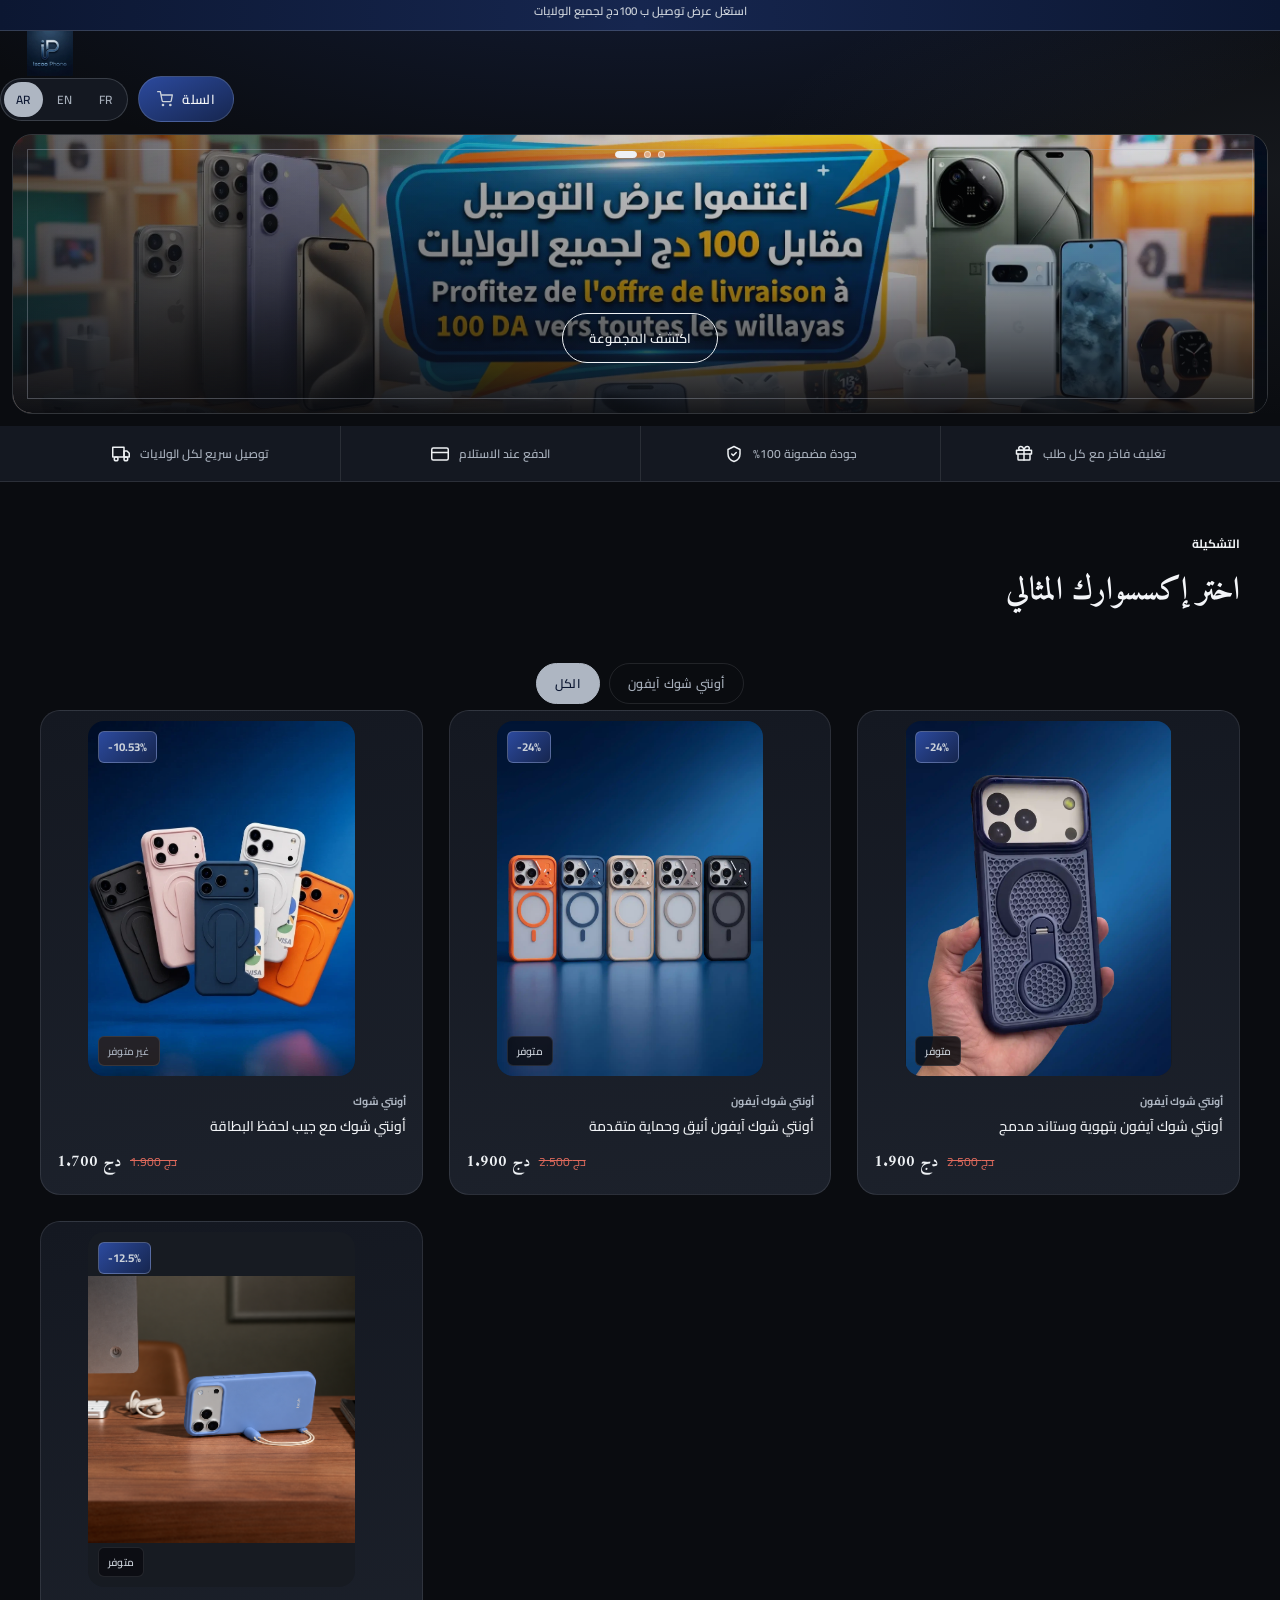
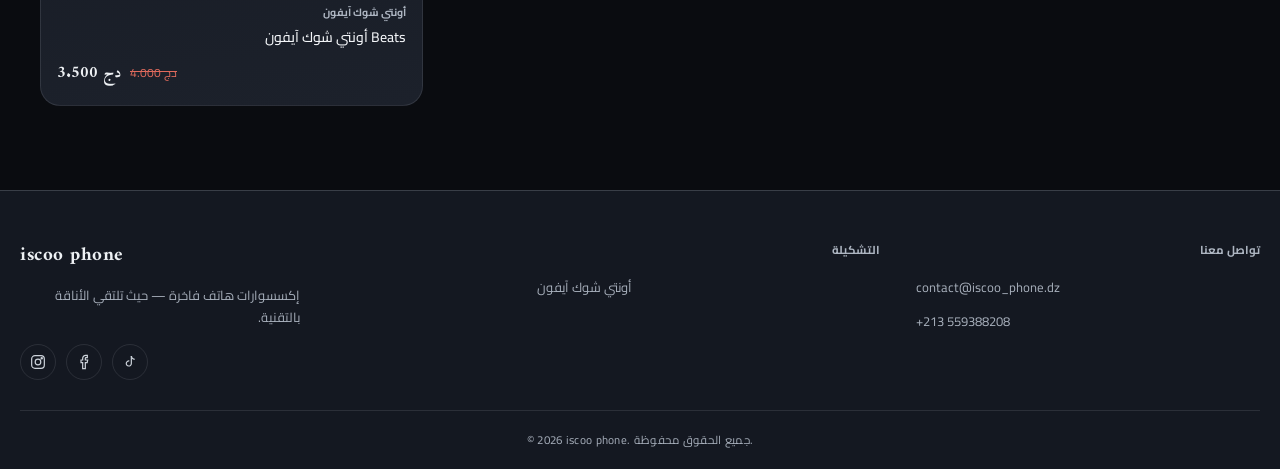
<file: index.html>
<!DOCTYPE html>
<html lang="ar" dir="ltr">
<head>
<meta charset="UTF-8">
<meta name="viewport" content="width=device-width, initial-scale=1, viewport-fit=cover">

<title>iscoo phone — إكسسوارات هاتف فاخرة</title>

<!-- Favicon / Logo -->
<link rel="icon" type="image/png" href="logo.jfif">

<link rel="preconnect" href="https://fonts.googleapis.com">
<link rel="preconnect" href="https://fonts.gstatic.com" crossorigin>

<link href="https://fonts.googleapis.com/css2?family=Playfair+Display:wght@500;600;700&family=Jost:wght@400;500;600;700&family=Amiri:wght@400;700&family=Cairo:wght@400;500;600;700;800&display=swap" rel="stylesheet">

<link rel="stylesheet" href="style.css">
  <!-- Meta Pixel Code -->
<script>
!function(f,b,e,v,n,t,s)
{if(f.fbq)return;n=f.fbq=function(){n.callMethod?
n.callMethod.apply(n,arguments):n.queue.push(arguments)};
if(!f._fbq)f._fbq=n;n.push=n;n.loaded=!0;n.version='2.0';
n.queue=[];t=b.createElement(e);t.async=!0;
t.src=v;s=b.getElementsByTagName(e)[0];
s.parentNode.insertBefore(t,s)}(window, document,'script',
'https://connect.facebook.net/en_US/fbevents.js');
fbq('init', '2036870347032390');
fbq('track', 'PageView');
</script>
<noscript><img height="1" width="1" style="display:none"
src="https://www.facebook.com/tr?id=2036870347032390&ev=PageView&noscript=1"
/></noscript>
<!-- End Meta Pixel Code -->
</head>

<body class="lang-ar" dir="ltr">

<!-- Slim announcement strip -->
<div class="announce-bar">
  <p class="text-block" data-i18n="announce">استغل عرض توصيل ب 100دج لجميع الولايات</p>
</div>

<div class="brand">
  <img src="logo.jfif" alt="iscoo phone" class="brand-logo">
</div>
    <div class="header-actions">
      <div class="lang-switch" role="group" aria-label="Language">
        <button class="lang-btn" data-lang="ar">AR</button>
        <button class="lang-btn" data-lang="en">EN</button>
        <button class="lang-btn" data-lang="fr">FR</button>
      </div>
      <button class="cart-btn" id="openCartBtn">
        <svg viewBox="0 0 24 24" fill="none" stroke="currentColor" stroke-width="2" stroke-linecap="round" stroke-linejoin="round"><circle cx="9" cy="21" r="1"></circle><circle cx="20" cy="21" r="1"></circle><path d="M1 1h4l2.68 13.39a2 2 0 0 0 2 1.61h9.72a2 2 0 0 0 2-1.61L23 6H6"></path></svg>
        <span class="cart-label" data-i18n="cart">السلة</span>
        <span class="cart-badge" id="cartBadge" hidden>0</span>
      </button>
    </div>
  </div>
</header>

<!-- Wide rotating banner: sits between the header (cart + language) and
     the trust bar / products grid. Images come from HERO_IMAGES in
     data.js — add/remove filenames there, nothing here needs editing.
     Auto-advances every 3s; visitors can also swipe/drag it manually. -->
<section class="hero-banner">
  <div class="hero-carousel" id="heroCarousel">
    <div class="hero-track" id="heroTrack"></div>
  </div>
  <div class="hero-banner-overlay">
    <a href="#products" class="hero-cta text-block" data-i18n="heroCta">اكتشف المجموعة</a>
  </div>
  <div class="hero-dots" id="heroDots"></div>
</section>

<!-- Trust bar: four quiet credibility signals -->
<section class="trust-bar">
  <div class="container trust-grid">
    <div class="trust-item">
      <svg viewBox="0 0 24 24" fill="none" stroke="currentColor" stroke-width="2" stroke-linecap="round" stroke-linejoin="round"><rect x="1" y="3" width="15" height="13"></rect><polygon points="16 8 20 8 23 11 23 16 16 16 16 8"></polygon><circle cx="5.5" cy="18.5" r="2.5"></circle><circle cx="18.5" cy="18.5" r="2.5"></circle></svg>
      <span class="text-block" data-i18n="trustDelivery">توصيل سريع لكل الولايات</span>
    </div>
    <div class="trust-item">
      <svg viewBox="0 0 24 24" fill="none" stroke="currentColor" stroke-width="2" stroke-linecap="round" stroke-linejoin="round"><rect x="1" y="4" width="22" height="16" rx="2"></rect><line x1="1" y1="10" x2="23" y2="10"></line></svg>
      <span class="text-block" data-i18n="trustCod">الدفع عند الاستلام</span>
    </div>
    <div class="trust-item">
      <svg viewBox="0 0 24 24" fill="none" stroke="currentColor" stroke-width="2" stroke-linecap="round" stroke-linejoin="round"><path d="M12 2l8 4v6c0 5-3.5 8.5-8 10-4.5-1.5-8-5-8-10V6l8-4z"></path><path d="M9 12l2 2 4-4"></path></svg>
      <span class="text-block" data-i18n="trustAuthentic">جودة مضمونة 100%</span>
    </div>
    <div class="trust-item">
      <svg viewBox="0 0 24 24" fill="none" stroke="currentColor" stroke-width="2" stroke-linecap="round" stroke-linejoin="round"><path d="M20 12v7a1 1 0 0 1-1 1H5a1 1 0 0 1-1-1v-7"></path><rect x="2" y="7" width="20" height="5"></rect><line x1="12" y1="7" x2="12" y2="20"></line><path d="M12 7H7.5a2.5 2.5 0 0 1 0-5C11 2 12 7 12 7z"></path><path d="M12 7h4.5a2.5 2.5 0 0 0 0-5C13 2 12 7 12 7z"></path></svg>
      <span class="text-block" data-i18n="trustPackaging">تغليف فاخر مع كل طلب</span>
    </div>
  </div>
</section>

<main id="products" class="products-section">
  <div class="container">
    <div class="section-head">
      <p class="section-eyebrow text-block" data-i18n="collectionEyebrow">التشكيلة</p>
      <h2 class="section-title text-block" data-i18n="collectionTitle">اختر إكسسوارك المثالي</h2>
    </div>
    <div class="category-tabs" id="categoryTabs"></div>
    <div class="products-grid" id="productsGrid"></div>
  </div>
</main>

<footer class="site-footer">
  <div class="container footer-grid">
    <div class="footer-brand">
      <span class="footer-brand-name" data-i18n="brandName">iscoo phone</span>
      <p class="footer-tagline text-block" id="footerTagline"></p>
      <div class="social-row" id="socialRow"></div>
    </div>
    <div class="footer-col">
      <p class="footer-col-title text-block" data-i18n="footerLinksTitle">التشكيلة</p>
      <div class="footer-link-list" id="footerCategoryList"></div>
    </div>
    <div class="footer-col">
      <p class="footer-col-title text-block" data-i18n="footerContactTitle">تواصل معنا</p>
      <div class="footer-contact-list">
        <a id="footerEmail" href="#"></a>
        <a id="footerPhone" href="#"></a>
      </div>
    </div>
  </div>
  <div class="footer-bottom container">
    <span class="text-block" id="footerRights"></span>
  </div>
</footer>

<!-- Toast: quiet "added to cart" confirmation — the cart drawer stays closed -->
<div class="toast" id="toast">
  <span class="toast-dot"></span>
  <span class="toast-msg text-block"></span>
</div>

<!-- ================= PRODUCT DETAIL MODAL ================= -->
<div class="overlay" id="pdOverlay">
  <div class="pd-modal" role="dialog" aria-modal="true">
    <button class="pd-close" id="pdCloseBtn" aria-label="Close">&times;</button>
    <div class="pd-grid">
      <!-- Image viewer: swipeable/draggable photo track + a vertical rail
           of circles down the side (colors get their real color; general
           "gallery" shots get a neutral circle). Clicking a circle jumps
           straight to that photo and selects its color, if any. -->
      <div class="pd-media" id="pdMediaWrap">
        <div class="pd-track" id="pdTrack"></div>
        <div class="pd-swatch-rail" id="pdSwatchRail"></div>
      </div>
      <div class="pd-info">
        <p class="pd-category text-block" id="pdCategory"></p>
        <h2 class="pd-name text-block" id="pdName"></h2>
        <div class="pd-prices">
          <span class="pd-price-final price-num" id="pdPriceFinal"></span>
          <span class="pd-price-original price-num" id="pdPriceOriginal"></span>
          <span class="pd-discount-pill" id="pdDiscountPill"></span>
        </div>
        <p class="pd-desc text-block" id="pdDesc"></p>
        <div class="pd-stock-line" id="pdStockLine"></div>

        <div class="option-group" id="pdColorGroup">
          <div class="option-label text-block" data-i18n="color">اللون</div>
          <div class="pd-color-name text-block" id="pdColorName"></div>
        </div>

        <div class="option-group" id="pdSizeGroup">
          <div class="option-label text-block" data-i18n="size">التوافق</div>
          <div class="size-options" id="pdSizes"></div>
        </div>

        <div class="option-group">
          <div class="option-label text-block" data-i18n="quantity">الكمية</div>
          <div class="qty-row">
            <div class="qty-control">
              <button id="pdQtyMinus" type="button">&minus;</button>
              <span class="qty-val" id="pdQtyVal">1</span>
              <button id="pdQtyPlus" type="button">+</button>
            </div>
          </div>
        </div>

        <div class="field-error text-block" id="pdError"></div>
        <button class="btn-primary text-block" id="pdAddBtn" data-i18n="addToCart">أضف إلى السلة</button>
      </div>
    </div>
  </div>
</div>

<!-- ================= CART / CHECKOUT DRAWER ================= -->
<div class="overlay cart-overlay" id="cartOverlay">
  <div class="cart-drawer" role="dialog" aria-modal="true">
    <div class="cart-head">
      <h2 id="cartHeadTitle" data-i18n="yourCart">سلتك</h2>
      <button class="cart-close" id="cartCloseBtn" aria-label="Close">&times;</button>
    </div>

    <!-- STEP 0: cart list -->
    <div id="cartStepList" style="display:flex;flex-direction:column;flex:1;overflow:hidden;">
      <div class="cart-body" id="cartItemsWrap">
        <div class="cart-empty text-block" data-i18n="emptyCart">سلتك فارغة</div>
      </div>
      <div class="cart-summary" id="cartSummary" style="display:none;">
        <div class="summary-row"><span class="text-block" data-i18n="subtotal">مجموع المنتجات</span><span class="price-num" id="sumSubtotal"></span></div>
        <div class="summary-row"><span class="text-block" data-i18n="delivery">التوصيل</span><span class="price-num" id="sumDelivery">—</span></div>
        <div class="summary-row total"><span class="text-block" data-i18n="total">المجموع النهائي</span><span class="price-num" id="sumTotal"></span></div>
      </div>
      <div class="cart-actions">
        <button class="btn-primary text-block" id="checkoutBtn" data-i18n="checkout">إتمام الطلب</button>
      </div>
    </div>

    <!-- STEP 1: customer form -->
    <div class="checkout-step" id="checkoutStepForm" style="flex:1;overflow-y:auto;">
      <div class="field">
        <label class="text-block" data-i18n="fullName">الاسم الكامل</label>
        <input type="text" id="inputName" class="text-block">
        <div class="field-error text-block" id="errName"></div>
      </div>
      <div class="field">
        <label class="text-block" data-i18n="phone">رقم الهاتف</label>
        <input type="tel" id="inputPhone" placeholder="05XXXXXXXX">
        <div class="field-error text-block" id="errPhone"></div>
      </div>
      <div class="field">
        <label class="text-block" data-i18n="wilaya">الولاية</label>
        <select id="inputWilaya" class="text-block"></select>
        <div class="field-error text-block" id="errWilaya"></div>
      </div>
      <div class="cart-actions" style="padding:8px 0 0;">
        <button class="btn-primary text-block" id="toReviewBtn" data-i18n="reviewOrder">مراجعة الطلب</button>
        <button class="btn-secondary text-block" id="backToCartBtn" data-i18n="backToCart">العودة إلى السلة</button>
      </div>
    </div>

    <!-- STEP 2: review + confirm -->
    <div class="order-review" id="orderReview" style="flex:1;overflow-y:auto;">
      <div id="reviewItemsWrap"></div>
      <div class="cart-summary" style="border:none;padding:0;">
        <div class="summary-row"><span class="text-block" data-i18n="subtotal">مجموع المنتجات</span><span class="price-num" id="revSubtotal"></span></div>
        <div class="summary-row"><span class="text-block" data-i18n="delivery">التوصيل</span><span class="price-num" id="revDelivery"></span></div>
        <div class="summary-row total"><span class="text-block" data-i18n="total">المجموع النهائي</span><span class="price-num" id="revTotal"></span></div>
      </div>
      <div class="send-error text-block" id="sendError"></div>
      <div class="cart-actions" style="padding:8px 0 0;">
        <button class="btn-primary text-block" id="confirmOrderBtn" data-i18n="confirmOrder">تأكيد الطلب</button>
        <button class="btn-secondary text-block" id="backToFormBtn" data-i18n="editInfo">تعديل المعلومات</button>
      </div>
    </div>

    <!-- STEP 3: success -->
    <div class="success-panel" id="successPanel" style="flex:1;">
      <div class="success-icon">&#10003;</div>
      <div class="text-block" data-i18n="orderReceived">تم استلام طلبك بنجاح</div>
      <div class="success-order-id" id="successOrderId"></div>
      <p class="text-block" style="color:var(--ink-dim);font-size:13.5px;margin:0;" data-i18n="willCallYou">سنتصل بك قريبًا لتأكيد الطلب.</p>
      <button class="btn-primary text-block" id="backToProductsBtn" data-i18n="backToProducts" style="margin-top:10px;">العودة إلى المنتجات</button>
    </div>
  </div>
</div>

<script src="data.js"></script>
<script src="app.js"></script>
</body>
</html>
</file>
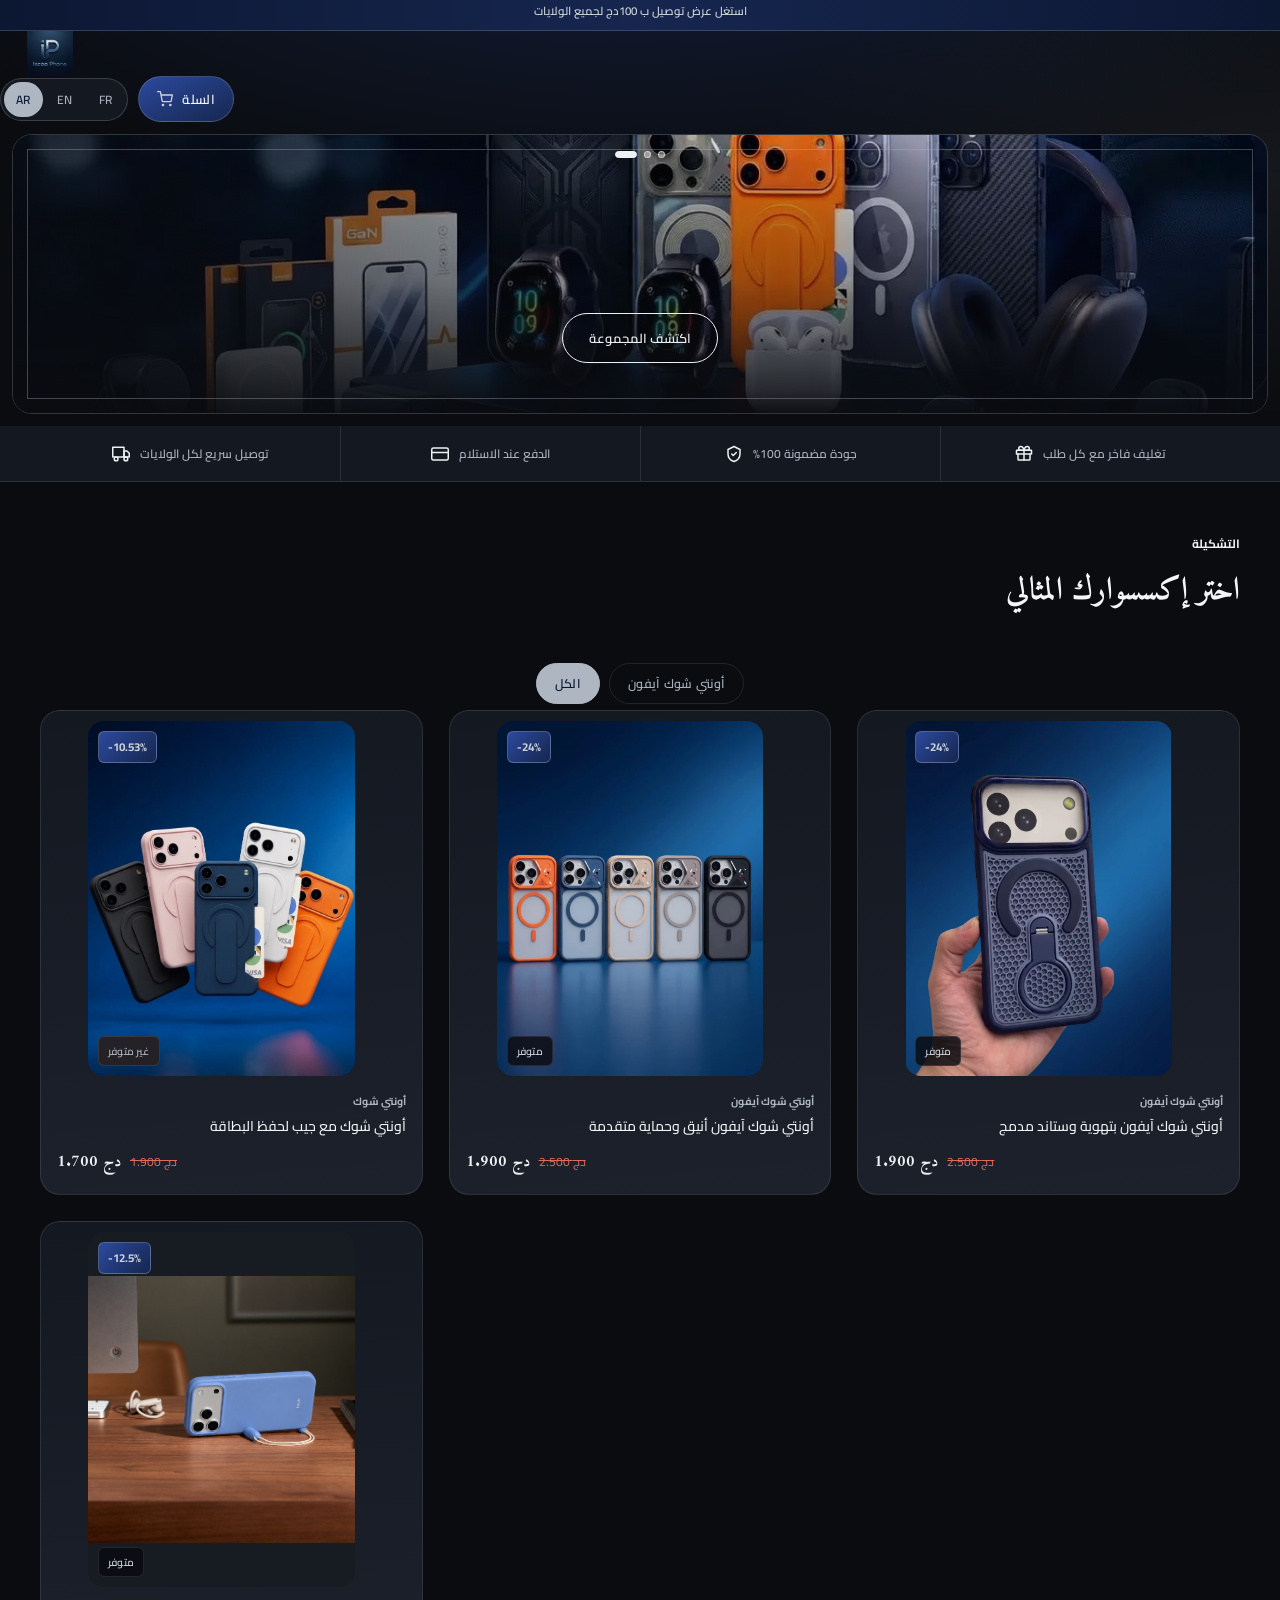
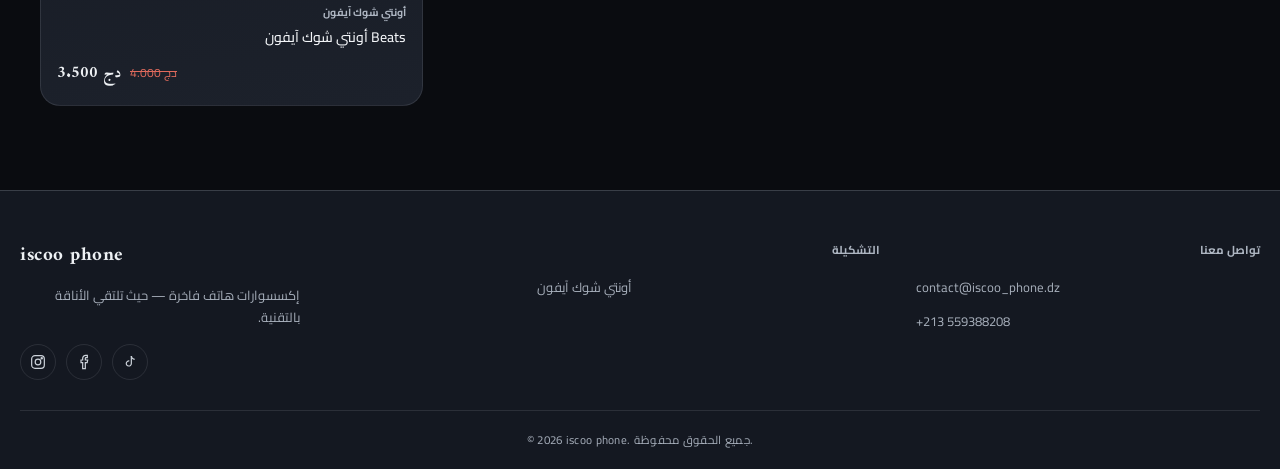
<file: Untitled-1.html>
<!DOCTYPE html>
<html lang="ar" dir="ltr">
<head>
<meta charset="UTF-8">
<meta name="viewport" content="width=device-width, initial-scale=1, viewport-fit=cover">

<title>iscoo phone — إكسسوارات هاتف فاخرة</title>

<!-- Favicon / Logo -->
<link rel="icon" type="image/png" href="logo.jfif">

<link rel="preconnect" href="https://fonts.googleapis.com">
<link rel="preconnect" href="https://fonts.gstatic.com" crossorigin>

<link href="https://fonts.googleapis.com/css2?family=Playfair+Display:wght@500;600;700&family=Jost:wght@400;500;600;700&family=Amiri:wght@400;700&family=Cairo:wght@400;500;600;700;800&display=swap" rel="stylesheet">

<link rel="stylesheet" href="style.css">
</head>

<body class="lang-ar" dir="ltr">

<!-- Slim announcement strip -->
<div class="announce-bar">
  <p class="text-block" data-i18n="announce">استغل عرض توصيل ب 100دج لجميع الولايات</p>
</div>

<div class="brand">
  <img src="logo.jfif" alt="iscoo phone" class="brand-logo">
</div>
    <div class="header-actions">
      <div class="lang-switch" role="group" aria-label="Language">
        <button class="lang-btn" data-lang="ar">AR</button>
        <button class="lang-btn" data-lang="en">EN</button>
        <button class="lang-btn" data-lang="fr">FR</button>
      </div>
      <button class="cart-btn" id="openCartBtn">
        <svg viewBox="0 0 24 24" fill="none" stroke="currentColor" stroke-width="2" stroke-linecap="round" stroke-linejoin="round"><circle cx="9" cy="21" r="1"></circle><circle cx="20" cy="21" r="1"></circle><path d="M1 1h4l2.68 13.39a2 2 0 0 0 2 1.61h9.72a2 2 0 0 0 2-1.61L23 6H6"></path></svg>
        <span class="cart-label" data-i18n="cart">السلة</span>
        <span class="cart-badge" id="cartBadge" hidden>0</span>
      </button>
    </div>
  </div>
</header>

<!-- Wide rotating banner: sits between the header (cart + language) and
     the trust bar / products grid. Images come from HERO_IMAGES in
     data.js — add/remove filenames there, nothing here needs editing.
     Auto-advances every 3s; visitors can also swipe/drag it manually. -->
<section class="hero-banner">
  <div class="hero-carousel" id="heroCarousel">
    <div class="hero-track" id="heroTrack"></div>
  </div>
  <div class="hero-banner-overlay">
    <a href="#products" class="hero-cta text-block" data-i18n="heroCta">اكتشف المجموعة</a>
  </div>
  <div class="hero-dots" id="heroDots"></div>
</section>

<!-- Trust bar: four quiet credibility signals -->
<section class="trust-bar">
  <div class="container trust-grid">
    <div class="trust-item">
      <svg viewBox="0 0 24 24" fill="none" stroke="currentColor" stroke-width="2" stroke-linecap="round" stroke-linejoin="round"><rect x="1" y="3" width="15" height="13"></rect><polygon points="16 8 20 8 23 11 23 16 16 16 16 8"></polygon><circle cx="5.5" cy="18.5" r="2.5"></circle><circle cx="18.5" cy="18.5" r="2.5"></circle></svg>
      <span class="text-block" data-i18n="trustDelivery">توصيل سريع لكل الولايات</span>
    </div>
    <div class="trust-item">
      <svg viewBox="0 0 24 24" fill="none" stroke="currentColor" stroke-width="2" stroke-linecap="round" stroke-linejoin="round"><rect x="1" y="4" width="22" height="16" rx="2"></rect><line x1="1" y1="10" x2="23" y2="10"></line></svg>
      <span class="text-block" data-i18n="trustCod">الدفع عند الاستلام</span>
    </div>
    <div class="trust-item">
      <svg viewBox="0 0 24 24" fill="none" stroke="currentColor" stroke-width="2" stroke-linecap="round" stroke-linejoin="round"><path d="M12 2l8 4v6c0 5-3.5 8.5-8 10-4.5-1.5-8-5-8-10V6l8-4z"></path><path d="M9 12l2 2 4-4"></path></svg>
      <span class="text-block" data-i18n="trustAuthentic">جودة مضمونة 100%</span>
    </div>
    <div class="trust-item">
      <svg viewBox="0 0 24 24" fill="none" stroke="currentColor" stroke-width="2" stroke-linecap="round" stroke-linejoin="round"><path d="M20 12v7a1 1 0 0 1-1 1H5a1 1 0 0 1-1-1v-7"></path><rect x="2" y="7" width="20" height="5"></rect><line x1="12" y1="7" x2="12" y2="20"></line><path d="M12 7H7.5a2.5 2.5 0 0 1 0-5C11 2 12 7 12 7z"></path><path d="M12 7h4.5a2.5 2.5 0 0 0 0-5C13 2 12 7 12 7z"></path></svg>
      <span class="text-block" data-i18n="trustPackaging">تغليف فاخر مع كل طلب</span>
    </div>
  </div>
</section>

<main id="products" class="products-section">
  <div class="container">
    <div class="section-head">
      <p class="section-eyebrow text-block" data-i18n="collectionEyebrow">التشكيلة</p>
      <h2 class="section-title text-block" data-i18n="collectionTitle">اختر إكسسوارك المثالي</h2>
    </div>
    <div class="category-tabs" id="categoryTabs"></div>
    <div class="products-grid" id="productsGrid"></div>
  </div>
</main>

<footer class="site-footer">
  <div class="container footer-grid">
    <div class="footer-brand">
      <span class="footer-brand-name" data-i18n="brandName">iscoo phone</span>
      <p class="footer-tagline text-block" id="footerTagline"></p>
      <div class="social-row" id="socialRow"></div>
    </div>
    <div class="footer-col">
      <p class="footer-col-title text-block" data-i18n="footerLinksTitle">التشكيلة</p>
      <div class="footer-link-list" id="footerCategoryList"></div>
    </div>
    <div class="footer-col">
      <p class="footer-col-title text-block" data-i18n="footerContactTitle">تواصل معنا</p>
      <div class="footer-contact-list">
        <a id="footerEmail" href="#"></a>
        <a id="footerPhone" href="#"></a>
      </div>
    </div>
  </div>
  <div class="footer-bottom container">
    <span class="text-block" id="footerRights"></span>
  </div>
</footer>

<!-- Toast: quiet "added to cart" confirmation — the cart drawer stays closed -->
<div class="toast" id="toast">
  <span class="toast-dot"></span>
  <span class="toast-msg text-block"></span>
</div>

<!-- ================= PRODUCT DETAIL MODAL ================= -->
<div class="overlay" id="pdOverlay">
  <div class="pd-modal" role="dialog" aria-modal="true">
    <button class="pd-close" id="pdCloseBtn" aria-label="Close">&times;</button>
    <div class="pd-grid">
      <!-- Image viewer: swipeable/draggable photo track + a vertical rail
           of circles down the side (colors get their real color; general
           "gallery" shots get a neutral circle). Clicking a circle jumps
           straight to that photo and selects its color, if any. -->
      <div class="pd-media" id="pdMediaWrap">
        <div class="pd-track" id="pdTrack"></div>
        <div class="pd-swatch-rail" id="pdSwatchRail"></div>
      </div>
      <div class="pd-info">
        <p class="pd-category text-block" id="pdCategory"></p>
        <h2 class="pd-name text-block" id="pdName"></h2>
        <div class="pd-prices">
          <span class="pd-price-final price-num" id="pdPriceFinal"></span>
          <span class="pd-price-original price-num" id="pdPriceOriginal"></span>
          <span class="pd-discount-pill" id="pdDiscountPill"></span>
        </div>
        <p class="pd-desc text-block" id="pdDesc"></p>
        <div class="pd-stock-line" id="pdStockLine"></div>

        <div class="option-group" id="pdColorGroup">
          <div class="option-label text-block" data-i18n="color">اللون</div>
          <div class="pd-color-name text-block" id="pdColorName"></div>
        </div>

        <div class="option-group" id="pdSizeGroup">
          <div class="option-label text-block" data-i18n="size">التوافق</div>
          <div class="size-options" id="pdSizes"></div>
        </div>

        <div class="option-group">
          <div class="option-label text-block" data-i18n="quantity">الكمية</div>
          <div class="qty-row">
            <div class="qty-control">
              <button id="pdQtyMinus" type="button">&minus;</button>
              <span class="qty-val" id="pdQtyVal">1</span>
              <button id="pdQtyPlus" type="button">+</button>
            </div>
          </div>
        </div>

        <div class="field-error text-block" id="pdError"></div>
        <button class="btn-primary text-block" id="pdAddBtn" data-i18n="addToCart">أضف إلى السلة</button>
      </div>
    </div>
  </div>
</div>

<!-- ================= CART / CHECKOUT DRAWER ================= -->
<div class="overlay cart-overlay" id="cartOverlay">
  <div class="cart-drawer" role="dialog" aria-modal="true">
    <div class="cart-head">
      <h2 id="cartHeadTitle" data-i18n="yourCart">سلتك</h2>
      <button class="cart-close" id="cartCloseBtn" aria-label="Close">&times;</button>
    </div>

    <!-- STEP 0: cart list -->
    <div id="cartStepList" style="display:flex;flex-direction:column;flex:1;overflow:hidden;">
      <div class="cart-body" id="cartItemsWrap">
        <div class="cart-empty text-block" data-i18n="emptyCart">سلتك فارغة</div>
      </div>
      <div class="cart-summary" id="cartSummary" style="display:none;">
        <div class="summary-row"><span class="text-block" data-i18n="subtotal">مجموع المنتجات</span><span class="price-num" id="sumSubtotal"></span></div>
        <div class="summary-row"><span class="text-block" data-i18n="delivery">التوصيل</span><span class="price-num" id="sumDelivery">—</span></div>
        <div class="summary-row total"><span class="text-block" data-i18n="total">المجموع النهائي</span><span class="price-num" id="sumTotal"></span></div>
      </div>
      <div class="cart-actions">
        <button class="btn-primary text-block" id="checkoutBtn" data-i18n="checkout">إتمام الطلب</button>
      </div>
    </div>

    <!-- STEP 1: customer form -->
    <div class="checkout-step" id="checkoutStepForm" style="flex:1;overflow-y:auto;">
      <div class="field">
        <label class="text-block" data-i18n="fullName">الاسم الكامل</label>
        <input type="text" id="inputName" class="text-block">
        <div class="field-error text-block" id="errName"></div>
      </div>
      <div class="field">
        <label class="text-block" data-i18n="phone">رقم الهاتف</label>
        <input type="tel" id="inputPhone" placeholder="05XXXXXXXX">
        <div class="field-error text-block" id="errPhone"></div>
      </div>
      <div class="field">
        <label class="text-block" data-i18n="wilaya">الولاية</label>
        <select id="inputWilaya" class="text-block"></select>
        <div class="field-error text-block" id="errWilaya"></div>
      </div>
      <div class="cart-actions" style="padding:8px 0 0;">
        <button class="btn-primary text-block" id="toReviewBtn" data-i18n="reviewOrder">مراجعة الطلب</button>
        <button class="btn-secondary text-block" id="backToCartBtn" data-i18n="backToCart">العودة إلى السلة</button>
      </div>
    </div>

    <!-- STEP 2: review + confirm -->
    <div class="order-review" id="orderReview" style="flex:1;overflow-y:auto;">
      <div id="reviewItemsWrap"></div>
      <div class="cart-summary" style="border:none;padding:0;">
        <div class="summary-row"><span class="text-block" data-i18n="subtotal">مجموع المنتجات</span><span class="price-num" id="revSubtotal"></span></div>
        <div class="summary-row"><span class="text-block" data-i18n="delivery">التوصيل</span><span class="price-num" id="revDelivery"></span></div>
        <div class="summary-row total"><span class="text-block" data-i18n="total">المجموع النهائي</span><span class="price-num" id="revTotal"></span></div>
      </div>
      <div class="send-error text-block" id="sendError"></div>
      <div class="cart-actions" style="padding:8px 0 0;">
        <button class="btn-primary text-block" id="confirmOrderBtn" data-i18n="confirmOrder">تأكيد الطلب</button>
        <button class="btn-secondary text-block" id="backToFormBtn" data-i18n="editInfo">تعديل المعلومات</button>
      </div>
    </div>

    <!-- STEP 3: success -->
    <div class="success-panel" id="successPanel" style="flex:1;">
      <div class="success-icon">&#10003;</div>
      <div class="text-block" data-i18n="orderReceived">تم استلام طلبك بنجاح</div>
      <div class="success-order-id" id="successOrderId"></div>
      <p class="text-block" style="color:var(--ink-dim);font-size:13.5px;margin:0;" data-i18n="willCallYou">سنتصل بك قريبًا لتأكيد الطلب.</p>
      <button class="btn-primary text-block" id="backToProductsBtn" data-i18n="backToProducts" style="margin-top:10px;">العودة إلى المنتجات</button>
    </div>
  </div>
</div>

<script src="data.js"></script>
<script src="app.js"></script>
</body>
</html>
</file>
<file: style.css>
/* =========================================================================
   style.css
   ---------------------------------------------------------------------
   Palette: deep sapphire navy as primary, platinum/silver as the metallic
   accent, near-black backdrop for a premium tech-accessories feel.

     0. Tokens              8. Toast
     1. Base / RTL rule     9. Modals (shared)
     2. Announcement bar   10. Product detail modal
     3. Header             11. Cart drawer
     4. Hero banner        12. Checkout steps
     5. Trust bar          13. Footer
     6. Section head + tabs
     7. Product grid / cards
   ========================================================================= */


/* =========================================================================
   0. DESIGN TOKENS
   ========================================================================= */
:root{
  --bg:#0a0c10;
  --bg-elev:#141821;
  --bg-elev-2:#1c212b;
  --ink:#f3f5f8;
  --ink-dim:#a7afbb;
  --navy:#16264f;
  --navy-bright:#2c4a9e;
  --navy-deep:#0c1732;
  --metal:#aeb6c2;
  --metal-bright:#eef1f4;
  --metal-soft:#ccd2da;
  --muted:#7d8896;
  --muted-soft:#c7cdd5;
  --line:rgba(174,182,194,.24);
  --line-soft:rgba(243,245,248,.1);
  --ok:#5fae7c;
  --err:#e06a5c;
  --radius-s:6px;
  --radius-m:12px;
  --radius-l:20px;
  --shadow-1:0 2px 10px rgba(0,0,0,.4);
  --shadow-2:0 26px 64px rgba(0,0,0,.6);
  --shadow-metal:0 8px 28px rgba(174,182,194,.16);
  --font-latin-head:'Playfair Display',serif;
  --font-latin-body:'Jost',sans-serif;
  --font-ar-head:'Amiri',serif;
  --font-ar-body:'Cairo',sans-serif;
  --maxw:1240px;
  --ease:cubic-bezier(.22,.8,.32,1);
}

*{box-sizing:border-box;}
/* Zero out browser default spacing on text elements so every gap on the
   page comes from an explicit rule below — never from a UA stylesheet.
   This keeps spacing identical across languages/devices. */
h1,h2,h3,p{margin:0;}
html,body{
  height:100%;margin:0;
  background:var(--bg);
  color:var(--ink);
  padding-top:env(safe-area-inset-top,0px);
  padding-bottom:env(safe-area-inset-bottom,0px);
}
body{
  font-family:var(--font-latin-body);
  -webkit-font-smoothing:antialiased;
  overflow-x:hidden;
  background:
    radial-gradient(1300px 520px at 50% -12%, rgba(44,74,158,.30), transparent 60%),
    radial-gradient(900px 400px at 100% 20%, rgba(174,182,194,.07), transparent 60%),
    var(--bg);
}
img{max-width:100%;display:block;}
button{font-family:inherit;cursor:pointer;}
input,select{font-family:inherit;}
a{color:inherit;text-decoration:none;}

/* ---------------------------------------------------------
   1. RTL RULE — Arabic mode changes the WRITING only.
   Structural layout (grids, flex order, button positions) never flips.
   --------------------------------------------------------- */
   .brand-logo {
  width: 100px;
  height: 45px;
  object-fit: contain;
}
body.lang-ar{font-family:var(--font-ar-body);}
body.lang-ar h1,body.lang-ar h2,body.lang-ar h3{font-family:var(--font-ar-head);}
body.lang-ar .text-block,
body.lang-ar .rtl-text{
  direction:rtl;
  text-align:right;
}
body.lang-ar .price-num{ direction:ltr; unicode-bidi:isolate; }

.container{max-width:var(--maxw);margin:0 auto;padding:0 20px;}
.visually-hidden{position:absolute;width:1px;height:1px;overflow:hidden;clip:rect(0,0,0,0);}

/* =========================================================================
   2. ANNOUNCEMENT BAR
   ========================================================================= */
.announce-bar{
  background:linear-gradient(90deg,var(--navy-deep),var(--navy) 50%,var(--navy-deep));
  border-bottom:1px solid var(--line);
  padding:8px 0;
  overflow:hidden;
  padding-top:env(safe-area-inset-top,0px);
}
.announce-bar p{
  margin:0;text-align:center;font-size:11.5px;font-weight:600;
  letter-spacing:1.6px;text-transform:uppercase;color:var(--metal-soft);
  padding:0 16px;
}
/* Always centered, in every language — higher specificity than the
   general RTL rule below so Arabic never falls back to right-aligned. */
body.lang-ar .announce-bar p{letter-spacing:0;text-transform:none;text-align:center;}
@media (max-width:480px){
  .announce-bar p{font-size:10px;letter-spacing:1px;}
}

/* =========================================================================
   3. HEADER
   ========================================================================= */
header.site-header{
  position:sticky;top:0;z-index:40;
  background:rgba(10,12,16,.88);
  backdrop-filter:blur(14px);
  border-bottom:1px solid var(--line);
}
.header-inner{display:flex;align-items:center;justify-content:space-between;height:72px;}
.brand{display:flex;align-items:center;gap:12px;font-family:var(--font-latin-head);font-weight:700;font-size:21px;letter-spacing:.6px;color:var(--metal-bright);}
.brand-mark{
  width:38px;height:38px;border-radius:50%;
  background:radial-gradient(circle at 35% 30%, var(--metal-bright), var(--metal) 55%, #8a6a12 100%);
  display:flex;align-items:center;justify-content:center;
  color:var(--navy-deep);font-size:17px;font-weight:800;flex:0 0 auto;
  font-family:var(--font-latin-head);
  box-shadow:0 0 0 1px rgba(174,182,194,.4), var(--shadow-metal);
}
.header-actions{display:flex;align-items:center;gap:10px;}

.lang-switch{display:flex;background:var(--bg-elev);border:1px solid var(--line);border-radius:999px;padding:3px;gap:2px;}
.lang-btn{border:none;background:transparent;padding:6px 12px;border-radius:999px;font-size:12px;font-weight:600;letter-spacing:.4px;color:var(--ink-dim);transition:background .18s var(--ease),color .18s var(--ease);}
.lang-btn.active{background:var(--metal);color:var(--navy-deep);}
.lang-btn:not(.active):hover{color:var(--metal-soft);}

.cart-btn{
  position:relative;display:flex;align-items:center;gap:9px;
  background:linear-gradient(155deg,var(--navy-bright),var(--navy));
  color:var(--ink);border:1px solid var(--line);border-radius:999px;
  padding:10px 18px;font-weight:600;font-size:13px;letter-spacing:.3px;
  transition:box-shadow .2s var(--ease),transform .2s var(--ease);
}
.cart-btn:hover{box-shadow:var(--shadow-metal);transform:translateY(-1px);}
.cart-btn svg{width:16px;height:16px;flex:0 0 auto;stroke:var(--metal-soft);}
.cart-badge{
  position:absolute;top:-6px;inset-inline-end:-6px;
  background:var(--metal);color:var(--navy-deep);border-radius:999px;
  min-width:19px;height:19px;font-size:11px;font-weight:800;
  display:flex;align-items:center;justify-content:center;padding:0 4px;
  border:2px solid var(--bg);
}
.cart-badge[hidden]{display:none;}

/* Small phones: keep the header on one line by dropping the "Cart" word
   and tightening spacing — the icon + count badge stay fully usable. */
@media (max-width:400px){
  .header-inner{gap:6px;}
  .brand{font-size:16px;gap:7px;}
  .brand-mark{width:32px;height:32px;font-size:15px;}
  .lang-btn{padding:5px 9px;font-size:11px;}
  .cart-btn{padding:8px 12px;gap:6px;}
  .cart-label{display:none;}
}

/* =========================================================================
   4. HERO BANNER — rotating image carousel between header and trust bar
   ========================================================================= */
.hero-banner{
  position:relative;
  width:calc(100% - 24px);
  height:clamp(280px,20vw,560px);
  margin:12px auto;
  overflow:hidden;
  border:1px solid var(--line);
  border-radius:20px;
}

/* The sliding photo strip. Autoplay/drag logic lives in app.js (section 4);
   this is purely the visual track. */
.hero-carousel{
  position:absolute;inset:0;
  overflow:hidden;
  cursor:grab;
  touch-action:pan-y;   /* keep vertical page scroll working on touch */
}
.hero-carousel:active{ cursor:grabbing; }
.hero-track{
  display:flex;width:100%;height:100%;
  transition:transform .5s var(--ease);
  will-change:transform;
}
.hero-track img{
  flex:0 0 100%;width:100%;height:100%;object-fit:cover;
  filter:saturate(1.08) contrast(1.05);
  transform:scale(1.02);
  user-select:none;-webkit-user-drag:none;
  pointer-events:none;   /* dragging is handled by .hero-carousel itself */
}

.hero-banner::before{
  content:"";position:absolute;inset:14px;z-index:3;pointer-events:none;
  border:1px solid rgba(174,182,194,.35);
  display:none;
}
@media (min-width:640px){ .hero-banner::before{ display:block; } }
.hero-banner::after{
  content:"";position:absolute;inset:0;pointer-events:none;
  background:
    linear-gradient(0deg, rgba(10,12,16,.95) 0%, rgba(10,12,16,.4) 48%, rgba(10,12,16,.12) 100%),
    linear-gradient(90deg, rgba(10,12,16,.6) 0%, transparent 58%);
}
.hero-banner-overlay{
  position:absolute;inset:0;z-index:2;
  display:flex;flex-direction:column;justify-content:flex-end;
  padding:28px 26px clamp(28px,4.4vw,50px);
  /* Click-through by default so drag gestures reach the carousel behind
     the (mostly empty) overlay box; only the CTA re-enables clicks. */
  pointer-events:none;
}

/* Dot indicators — top-center, so they never sit over the bottom-anchored
   text/CTA in either language (Arabic right-aligns the text, English/French
   left-align it, but neither ever reaches the top of the banner). */
.hero-dots{
  position:absolute;z-index:5;
  top:16px;left:50%;transform:translateX(-50%);
  display:flex;gap:7px;
}
.hero-dot{
  width:7px;height:7px;border-radius:50%;padding:0;cursor:pointer;
  background:rgba(255,255,255,.4);border:1px solid rgba(255,255,255,.55);
  transition:background .2s var(--ease),width .2s var(--ease),border-color .2s var(--ease);
}
.hero-dot.active{background:var(--metal-bright);border-color:var(--metal-bright);width:22px;border-radius:4px;}
.hero-eyebrow{
  color:var(--metal-bright);font-size:12px;font-weight:700;
  letter-spacing:3px;text-transform:uppercase;margin:0 0 10px;
}
body.lang-ar .hero-eyebrow{letter-spacing:0;text-transform:none;}
.hero-banner-title{
  font-family:var(--font-latin-head);font-weight:700;
  font-size:clamp(28px,4.8vw,52px);line-height:1.1;
  margin:0 0 12px;color:var(--ink);max-width:680px;
}
body.lang-ar .hero-banner-title{font-family:var(--font-ar-head);}
.hero-banner-sub{
  margin:0 0 20px;color:var(--ink-dim);font-size:15px;max-width:480px;line-height:1.7;
}
.hero-cta{
  display:inline-flex;align-items:center;gap:10px;width:fit-content;
  /* Centered horizontally on purpose, in every language — independent
     of the RTL/LTR text alignment used by the surrounding copy. */
  align-self:center;
  pointer-events:auto;  /* re-enable clicks: the overlay itself is click-through */
  background:transparent;border:1.5px solid var(--metal-bright);color:var(--metal-bright);
  padding:12px 26px;border-radius:999px;font-size:13px;font-weight:600;
  letter-spacing:1px;text-transform:uppercase;
  transition:background .2s var(--ease),color .2s var(--ease),box-shadow .2s var(--ease);
}
body.lang-ar .hero-cta{letter-spacing:0;text-transform:none;}
.hero-cta:hover{background:var(--metal-bright);color:var(--navy-deep);box-shadow:var(--shadow-metal);}

/* =========================================================================
   5. TRUST BAR — four quiet credibility signals under the hero
   ========================================================================= */
.trust-bar{border-bottom:1px solid var(--line-soft);background:var(--bg-elev);}
.trust-grid{
  display:grid;grid-template-columns:repeat(4,1fr);gap:0;
}
.trust-item{
  display:flex;align-items:center;gap:10px;justify-content:center;
  padding:16px 10px;font-size:12px;font-weight:600;color:var(--ink-dim);
  border-inline-start:1px solid var(--line-soft);text-align:center;
}
.trust-item:first-child{border-inline-start:none;}
.trust-item svg{width:18px;height:18px;flex:0 0 auto;stroke:var(--metal-bright);}
@media (max-width:760px){
  .trust-grid{grid-template-columns:repeat(2,1fr);}
  .trust-item{border-inline-start:1px solid var(--line-soft);border-top:1px solid var(--line-soft);padding:13px 8px;font-size:11px;}
  .trust-item:nth-child(1),.trust-item:nth-child(2){border-top:none;}
  .trust-item:nth-child(odd){border-inline-start:none;}
}

/* =========================================================================
   6. SECTION HEAD + CATEGORY TABS
   ========================================================================= */
.section-head{text-align:center;padding:44px 0 22px;}
.section-eyebrow{color:var(--metal-bright);font-size:12px;font-weight:700;letter-spacing:3px;text-transform:uppercase;margin:0 0 8px;}
body.lang-ar .section-eyebrow{letter-spacing:0;text-transform:none;}
.section-title{font-family:var(--font-latin-head);font-weight:700;font-size:clamp(22px,3vw,32px);margin:0;color:var(--ink);}
body.lang-ar .section-title{font-family:var(--font-ar-head);}

.category-tabs{
  display:flex;flex-wrap:wrap;justify-content:center;gap:9px;
  padding:22px 0 6px;
}
.tab-btn{
  border:1px solid var(--line-soft);background:transparent;color:var(--ink-dim);
  padding:8px 18px;border-radius:999px;font-size:12.5px;font-weight:600;letter-spacing:.3px;
  transition:all .18s var(--ease);
}
.tab-btn:hover{border-color:var(--line);color:var(--metal-soft);}
.tab-btn.active{background:var(--metal);border-color:var(--metal);color:var(--navy-deep);}

/* =========================================================================
   7. PRODUCT GRID / CARDS
   ========================================================================= */
.products-section{padding:6px 0 64px;}
.products-grid{display:grid;grid-template-columns:repeat(3,1fr);gap:26px;}
@media (max-width:760px){
  .products-grid{grid-template-columns:repeat(2,1fr);gap:13px;}
}

@keyframes card-rise{
  from{opacity:0;transform:translateY(14px);}
  to{opacity:1;transform:translateY(0);}
}
.card{
  background:linear-gradient(175deg,var(--bg-elev),var(--bg-elev-2));
  border:1px solid var(--line-soft);
  border-radius:var(--radius-l);
  overflow:hidden;
  display:flex;flex-direction:column;
  cursor:pointer;
  animation:card-rise .5s var(--ease) both;
  transition:box-shadow .22s var(--ease),transform .22s var(--ease),border-color .22s var(--ease);
}
.card:hover{box-shadow:var(--shadow-2),var(--shadow-metal);transform:translateY(-4px);border-color:var(--line);}
.card:focus-visible{outline:2px solid var(--metal);outline-offset:2px;}

.card-media{
  position:relative;
  width:70%;
  aspect-ratio:3/4;
  margin:10px auto 0;
  background:#171b22;
  overflow:hidden;
  border-radius:16px;
}

@media (min-width:768px){
  .card-media{
    transform:translateX(-10px);
  }
}

.card-media img{
  width:100%;
  height:100%;
  object-fit:contain;
  object-position:center center;
  padding:0;
  transition:transform .5s var(--ease),opacity .18s ease;
}

.card:hover .card-media img{
  transform:scale(1.06);
}

.card-media img.fading{
  opacity:0;
}
.badge-discount{
  position:absolute;top:10px;inset-inline-start:10px;
  background:linear-gradient(135deg,var(--navy-bright),var(--navy));
  color:var(--metal-soft);font-size:11.5px;font-weight:700;
  padding:4px 9px;border-radius:6px;border:1px solid rgba(174,182,194,.35);
}
.badge-stock{
  position:absolute;bottom:10px;inset-inline-start:10px;
  background:rgba(10,12,16,.82);color:var(--muted-soft);font-size:10.5px;font-weight:600;
  padding:4px 9px;border-radius:6px;border:1px solid var(--line-soft);letter-spacing:.2px;
}
.badge-stock.low{background:rgba(22,38,79,.85);color:var(--metal-soft);border-color:var(--line);}
.badge-stock.out{background:rgba(40,32,30,.9);color:var(--ink-dim);}

.card-body{padding:15px 16px 18px;display:flex;flex-direction:column;gap:6px;flex:1;}
.card-category{font-size:10.5px;font-weight:700;letter-spacing:1.4px;text-transform:uppercase;color:var(--metal);margin:0;}
body.lang-ar .card-category{letter-spacing:0;text-transform:none;}
.card-name{font-size:14px;font-weight:500;line-height:1.4;margin:0;color:var(--ink);}
.card-prices{display:flex;align-items:baseline;gap:9px;margin-top:auto;flex-wrap:wrap;padding-top:4px;}
.price-final{font-family:var(--font-latin-head);font-weight:700;font-size:16.5px;color:var(--metal-bright);}
body.lang-ar .price-final{font-family:var(--font-ar-head);}
.price-original{font-size:12px;color:var(--err);text-decoration:line-through;}
.price-original.hide,.badge-discount.hide{display:none;}

.empty-state{grid-column:1/-1;text-align:center;padding:60px 10px;color:var(--ink-dim);font-size:14px;}

/* =========================================================================
   8. TOAST — quiet "added to cart" confirmation (cart stays closed)
   ========================================================================= */
.toast{
  position:fixed;left:50%;bottom:24px;transform:translate(-50%,16px);
  background:var(--bg-elev-2);color:var(--ink);
  border:1px solid var(--line);border-radius:999px;
  padding:12px 22px;font-size:13.5px;font-weight:600;
  box-shadow:var(--shadow-2);z-index:200;
  display:flex;align-items:center;gap:10px;
  opacity:0;pointer-events:none;transition:opacity .25s var(--ease),transform .25s var(--ease);
}
.toast.show{opacity:1;transform:translate(-50%,0);}
.toast-dot{width:8px;height:8px;border-radius:50%;background:var(--metal);flex:0 0 auto;}

/* =========================================================================
   9. MODAL SHARED (overlay)
   ========================================================================= */
.overlay{
  position:fixed;inset:0;background:rgba(6,7,10,.68);
  display:flex;align-items:flex-end;justify-content:center;
  z-index:100;opacity:0;pointer-events:none;transition:opacity .2s var(--ease);
}
.overlay.open{opacity:1;pointer-events:auto;}
@media (min-width:760px){ .overlay{align-items:center;padding:24px;} }

/* =========================================================================
   10. PRODUCT DETAIL MODAL
   ========================================================================= */
.pd-modal{
  background:var(--bg-elev);border:1px solid var(--line);
  width:100%;max-width:800px;max-height:92vh;
  border-radius:22px 22px 0 0;overflow-y:auto;
  transform:translateY(24px);transition:transform .24s var(--ease);
  padding-bottom:env(safe-area-inset-bottom,0px);
}
.overlay.open .pd-modal{transform:translateY(0);}
@media (min-width:760px){ .pd-modal{border-radius:22px;} }
.pd-close{
  position:sticky;top:10px;inset-inline-start:calc(100% - 46px);
  width:34px;height:34px;border-radius:50%;border:1px solid var(--line);
  background:rgba(10,12,16,.85);box-shadow:var(--shadow-1);
  font-size:18px;line-height:1;color:var(--metal-soft);z-index:5;
  display:flex;align-items:center;justify-content:center;margin:10px;
}
.pd-grid{display:grid;grid-template-columns:1fr;gap:0;margin-top:-44px;}
@media (min-width:640px){ .pd-grid{grid-template-columns:1fr 1fr;margin-top:0;} }
/* Swipeable image viewer: a sliding track of photos (gallery shots, then
   one per color) plus a vertical rail of circles down one side — click a
   circle, or swipe the photo itself, to move through them. Drag handling
   lives in app.js (section 6). */
.pd-media{
  position:relative;
  width:85%;
  aspect-ratio:3/4;
  margin:0 auto;
  background:#171b22;
  overflow:hidden;
  border-radius:16px;
  cursor:grab;
  touch-action:pan-y;
}
.pd-media:active{ cursor:grabbing; }
.pd-track{display:flex;width:100%;height:100%;transition:transform .4s var(--ease);will-change:transform;}
.pd-track img{
    padding:0%;
  flex:0 0 100%;width:100%;height:100%;object-fit:contain;
  user-select:none;-webkit-user-drag:none;pointer-events:none;
}
.pd-swatch-rail{
  position:absolute;z-index:4;
  top:14px;inset-inline-start:14px;bottom:14px;
  display:flex;flex-direction:column;gap:9px;
  overflow-y:auto;scrollbar-width:none;   /* scrolls internally if a product has many photos */
}
.pd-swatch-rail::-webkit-scrollbar{display:none;}
@media (max-width:480px){
  .pd-swatch-rail{gap:7px;}
  .pd-swatch-rail .swatch{width:28px;height:28px;}
}
.pd-swatch-rail .swatch{
  background:rgba(10,12,16,.45);backdrop-filter:blur(3px);
  border-color:rgba(255,255,255,.5);
}
.swatch-general{
  width:100%;height:100%;border-radius:50%;display:block;
  background:var(--muted);
}
.pd-info{padding:20px 26px 30px;display:flex;flex-direction:column;gap:15px;}
.pd-category{font-size:11px;font-weight:700;letter-spacing:1.6px;text-transform:uppercase;color:var(--metal);margin:0;}
body.lang-ar .pd-category{letter-spacing:0;text-transform:none;}
.pd-name{font-family:var(--font-latin-head);font-size:23px;font-weight:700;margin:0;color:var(--ink);}
body.lang-ar .pd-name{font-family:var(--font-ar-head);}
.pd-prices{display:flex;align-items:baseline;gap:11px;}
.pd-price-final{font-family:var(--font-latin-head);font-size:25px;font-weight:700;color:var(--metal-bright);}
body.lang-ar .pd-price-final{font-family:var(--font-ar-head);}
.pd-price-original{font-size:14px;color:var(--err);text-decoration:line-through;}
.pd-discount-pill{background:linear-gradient(135deg,var(--navy-bright),var(--navy));color:var(--metal-soft);font-size:11.5px;font-weight:700;padding:3px 9px;border-radius:6px;border:1px solid rgba(174,182,194,.35);}
.pd-desc{font-size:13.5px;color:var(--ink-dim);line-height:1.75;margin:0;}
.pd-stock-line{font-size:12.5px;font-weight:600;letter-spacing:.2px;}
.pd-stock-line.ok{color:var(--ok);}
.pd-stock-line.low{color:var(--metal-bright);}
.pd-stock-line.out{color:var(--ink-dim);}

.option-group{display:flex;flex-direction:column;gap:9px;}
.option-label{font-size:11.5px;font-weight:700;letter-spacing:.5px;color:var(--muted-soft);}
.pd-color-name{font-size:14px;font-weight:600;color:var(--ink);}
/* Base circle shared by the pd-media rail above — 35px keeps circles easy
   to tap on a phone screen, which is where most shoppers will be. */
.swatch{width:35px;height:35px;border-radius:50%;border:2px solid var(--line-soft);padding:2px;cursor:pointer;display:flex;align-items:center;justify-content:center;background:transparent;transition:border-color .15s var(--ease),transform .15s var(--ease);}
.swatch:hover{transform:scale(1.06);}
.swatch>span{width:100%;height:100%;border-radius:50%;display:block;}
.swatch.selected{border-color:var(--metal);box-shadow:0 0 0 2px rgba(174,182,194,.28);}

.size-options{display:flex;flex-wrap:wrap;gap:8px;}
.size-btn{min-width:48px;padding:9px 13px;border-radius:8px;border:1.5px solid var(--line-soft);background:transparent;font-size:12.5px;font-weight:600;color:var(--ink);transition:all .15s var(--ease);}
.size-btn:not(:disabled):hover{border-color:var(--metal);}
.size-btn.selected{border-color:var(--metal);background:var(--metal);color:var(--navy-deep);}
.size-btn:disabled{opacity:.35;cursor:not-allowed;text-decoration:line-through;}

.qty-row{display:flex;align-items:center;gap:12px;}
.qty-control{display:flex;align-items:center;border:1.5px solid var(--line-soft);border-radius:10px;overflow:hidden;}
.qty-control button{width:38px;height:38px;border:none;background:transparent;font-size:17px;font-weight:700;color:var(--metal-bright);}
.qty-control button:disabled{opacity:.3;cursor:not-allowed;}
.qty-control .qty-val{width:40px;text-align:center;font-weight:700;font-size:14px;color:var(--ink);}

.field-error{color:var(--err);font-size:12.5px;font-weight:600;min-height:16px;}

.btn-primary{
  background:linear-gradient(135deg,var(--metal-bright),var(--metal) 60%,#a8841e);
  color:var(--navy-deep);border:none;border-radius:11px;
  padding:14px 18px;font-size:14.5px;font-weight:700;width:100%;letter-spacing:.3px;
  transition:filter .18s var(--ease),box-shadow .18s var(--ease),transform .18s var(--ease);
}
.btn-primary:hover{filter:brightness(1.08);box-shadow:var(--shadow-metal);transform:translateY(-1px);}
.btn-primary:disabled{background:#5a5148;color:#948a7c;cursor:not-allowed;filter:none;box-shadow:none;transform:none;}
.btn-secondary{
  background:transparent;color:var(--metal-soft);border:1.5px solid var(--line);border-radius:11px;
  padding:12px 16px;font-size:13.5px;font-weight:600;width:100%;transition:border-color .15s var(--ease);
}
.btn-secondary:hover{border-color:var(--metal);}
.btn-outofstock{background:var(--bg-elev-2);color:var(--ink-dim);border:1px solid var(--line-soft);border-radius:11px;padding:14px 18px;font-size:14px;font-weight:600;width:100%;cursor:not-allowed;}

/* =========================================================================
   11. CART DRAWER
   ========================================================================= */
.cart-overlay{align-items:stretch;justify-content:flex-end;}
.cart-drawer{
  background:var(--bg-elev);border-inline-start:1px solid var(--line);
  width:100%;max-width:440px;height:100%;
  display:flex;flex-direction:column;
  transform:translateX(100%);transition:transform .24s var(--ease);
}
.overlay.open .cart-drawer{transform:translateX(0);}
.cart-head{display:flex;align-items:center;justify-content:space-between;padding:18px 20px;border-bottom:1px solid var(--line-soft);padding-top:calc(18px + env(safe-area-inset-top,0px));}
.cart-head h2{margin:0;font-family:var(--font-latin-head);font-size:19px;font-weight:700;color:var(--metal-bright);}
body.lang-ar .cart-head h2{font-family:var(--font-ar-head);}
.cart-close{width:32px;height:32px;border-radius:50%;border:1px solid var(--line-soft);background:transparent;color:var(--ink);font-size:16px;transition:border-color .15s var(--ease);}
.cart-close:hover{border-color:var(--metal);}

.cart-body{flex:1;overflow-y:auto;padding:14px 20px;}
.cart-empty{padding:50px 10px;text-align:center;color:var(--ink-dim);font-size:14px;}

.cart-item{display:flex;gap:12px;padding:14px 0;border-bottom:1px solid var(--line-soft);}
.cart-item img{width:66px;height:66px;border-radius:10px;object-fit:cover;background:#171b22;flex:0 0 auto;}
.cart-item-info{flex:1;min-width:0;display:flex;flex-direction:column;gap:4px;}
.cart-item-name{font-size:13.5px;font-weight:600;margin:0;color:var(--ink);}
.cart-item-variant{font-size:11.5px;color:var(--ink-dim);margin:0;}
.cart-item-bottom{display:flex;align-items:center;justify-content:space-between;margin-top:4px;}
.cart-item-price{font-size:13.5px;font-weight:700;color:var(--metal-bright);}
.cart-qty{display:flex;align-items:center;border:1px solid var(--line-soft);border-radius:8px;overflow:hidden;}
.cart-qty button{width:26px;height:26px;border:none;background:transparent;font-size:14px;font-weight:700;color:var(--metal-bright);}
.cart-qty .cart-qty-val{width:26px;text-align:center;font-size:12.5px;font-weight:700;color:var(--ink);}
.cart-item-remove{background:none;border:none;color:var(--err);font-size:11.5px;font-weight:600;padding:0;text-decoration:underline;align-self:flex-start;}

.cart-summary{border-top:1px solid var(--line-soft);padding:14px 20px 18px;}
.summary-row{display:flex;justify-content:space-between;font-size:13.5px;color:var(--ink-dim);padding:3px 0;}
.summary-row.total{color:var(--ink);font-weight:800;font-size:16px;padding-top:9px;border-top:1px dashed var(--line-soft);margin-top:7px;}
.summary-row.total .price-num{color:var(--metal-bright);}

/* =========================================================================
   12. CHECKOUT STEPS (form / review / success — inside the drawer)
   ========================================================================= */
.checkout-step{display:none;flex-direction:column;gap:12px;padding:16px 20px 8px;}
.checkout-step.active{display:flex;}
.field{display:flex;flex-direction:column;gap:6px;}
.field label{font-size:12px;font-weight:700;color:var(--muted-soft);}
.field input,.field select{
  border:1.5px solid var(--line-soft);border-radius:10px;padding:11px 12px;
  font-size:14px;background:var(--bg-elev-2);color:var(--ink);transition:border-color .15s var(--ease);
}
.field input::placeholder{color:var(--ink-dim);}
.field input:focus,.field select:focus{outline:none;border-color:var(--metal);}

.order-review{padding:16px 20px 8px;display:none;flex-direction:column;gap:12px;}
.order-review.active{display:flex;}
.review-item{display:flex;justify-content:space-between;font-size:13px;padding:6px 0;border-bottom:1px solid var(--line-soft);}
.review-item .ri-name{font-weight:600;color:var(--ink);}
.review-item .ri-meta{color:var(--ink-dim);font-size:11.5px;display:block;}

.success-panel{padding:44px 24px;text-align:center;display:none;flex-direction:column;gap:10px;align-items:center;}
.success-panel.active{display:flex;}
.success-icon{width:62px;height:62px;border-radius:50%;background:linear-gradient(135deg,var(--metal-bright),var(--metal));color:var(--navy-deep);display:flex;align-items:center;justify-content:center;font-size:28px;margin-bottom:4px;box-shadow:var(--shadow-metal);}
.success-order-id{font-family:var(--font-latin-head);font-size:21px;font-weight:700;color:var(--metal-bright);}
body.lang-ar .success-order-id{font-family:var(--font-ar-head);}

.send-error{display:none;background:rgba(209,111,95,.14);color:var(--err);border:1px solid rgba(209,111,95,.35);border-radius:10px;padding:10px 12px;font-size:13px;font-weight:600;margin:0 20px 10px;}
.send-error.active{display:block;}

.cart-actions{padding:0 20px 18px;display:flex;flex-direction:column;gap:8px;}

/* =========================================================================
   13. FOOTER
   ========================================================================= */
footer.site-footer{border-top:1px solid var(--line);margin-top:20px;background:var(--bg-elev);}
.footer-grid{
  display:grid;grid-template-columns:1.4fr 1fr 1fr;gap:36px;
  padding:48px 0 30px;
}
@media (max-width:760px){ .footer-grid{grid-template-columns:1fr;gap:26px;padding:38px 0 20px;} }

.footer-brand{display:flex;flex-direction:column;gap:12px;}
.footer-brand-name{font-family:var(--font-latin-head);font-size:19px;font-weight:700;color:var(--metal-bright);letter-spacing:.5px;}
body.lang-ar .footer-brand-name{font-family:var(--font-ar-head);}
.footer-tagline{font-size:13px;color:var(--ink-dim);line-height:1.7;max-width:280px;}

.footer-col-title{font-size:11.5px;font-weight:700;letter-spacing:1.6px;text-transform:uppercase;color:var(--metal);margin:0 0 14px;}
body.lang-ar .footer-col-title{letter-spacing:0;text-transform:none;}
.footer-link-list{display:flex;flex-direction:column;gap:10px;}
.footer-link-btn{
  background:none;border:none;padding:0;margin:0;width:fit-content;
  font-size:13px;color:var(--ink-dim);cursor:pointer;
  transition:color .15s var(--ease);
}
.footer-link-btn:hover{color:var(--metal-bright);}

.footer-contact-list{display:flex;flex-direction:column;gap:10px;font-size:13px;color:var(--ink-dim);}
.footer-contact-list a{color:var(--ink-dim);transition:color .15s var(--ease);}
.footer-contact-list a:hover{color:var(--metal-bright);}

.social-row{display:flex;gap:10px;margin-top:4px;}
.social-icon{
  width:36px;height:36px;border-radius:50%;border:1px solid var(--line-soft);
  display:flex;align-items:center;justify-content:center;color:var(--metal-soft);
  transition:border-color .15s var(--ease),color .15s var(--ease);
}
.social-icon:hover{border-color:var(--metal);color:var(--metal-bright);}
.social-icon svg{width:16px;height:16px;}

.footer-bottom{border-top:1px solid var(--line-soft);padding:18px 0;text-align:center;color:var(--ink-dim);font-size:11.5px;letter-spacing:.3px;}
/* =========================================================
   PRODUCT CARD COLOR SELECTOR
   ========================================================= */

.card-body{
  position:relative;
}

.card-colors{
  position:relative;
  z-index:20;
  display:flex;
  align-items:center;
  gap:7px;
  flex-wrap:wrap;
  margin-top:4px;
  pointer-events:auto;
}

.card-color-dot{
  position:relative;
  z-index:21;
  width:22px;
  height:22px;
  padding:0;
  margin:0;
  border:1px solid rgba(255,255,255,.35);
  border-radius:50%;
  background:transparent;
  display:flex;
  align-items:center;
  justify-content:center;
  cursor:pointer;
  pointer-events:auto;
  appearance:none;
  -webkit-appearance:none;
  transition:
    transform .18s ease,
    box-shadow .18s ease,
    border-color .18s ease;
}

.card-color-dot span{
  width:16px;
  height:16px;
  display:block;
  border-radius:50%;
  pointer-events:none;
}

.card-color-dot:hover{
  transform:scale(1.15);
  border-color:var(--metal-bright);
}

.card-color-dot.selected{
  border-color:var(--metal-bright);
  box-shadow:
    0 0 0 2px var(--bg-elev),
    0 0 0 3px var(--metal-bright);
}
/* =========================================================
   PRODUCT CARD COLORS
   ========================================================= */

.card-body{
  position:relative;
}

.card-colors{
  position:relative;
  z-index:20;
  display:flex;
  align-items:center;
  gap:7px;
  flex-wrap:wrap;
  margin-top:4px;
  pointer-events:auto;
}

.card-color-dot{
  position:relative;
  z-index:21;
  width:22px;
  height:22px;
  padding:0;
  margin:0;
  border:1px solid rgba(255,255,255,.35);
  border-radius:50%;
  background:transparent;
  display:flex;
  align-items:center;
  justify-content:center;
  cursor:pointer;
  pointer-events:auto;
  appearance:none;
  -webkit-appearance:none;
  transition:
    transform .18s ease,
    box-shadow .18s ease,
    border-color .18s ease;
}

.card-color-dot span{
  width:16px;
  height:16px;
  display:block;
  border-radius:50%;
  pointer-events:none;
}

.card-color-dot:hover{
  transform:scale(1.15);
  border-color:var(--metal-bright);
}

.card-color-dot.selected{
  border-color:var(--metal-bright);
  box-shadow:
    0 0 0 2px var(--bg-elev),
    0 0 0 3px var(--metal-bright);
}
/* ضمان أن دوائر الألوان فوق صورة المنتج وقابلة للنقر */
.pd-swatch-rail{
  z-index:50 !important;
  pointer-events:auto !important;
}

.pd-swatch-rail .swatch{
  position:relative;
  z-index:51;
  pointer-events:auto !important;
  cursor:pointer;
  touch-action:manipulation;
}

.pd-swatch-rail .swatch span{
  pointer-events:none;
}

.pd-swatch-rail .swatch.selected{
  border-color:var(--metal-bright);
  box-shadow:
    0 0 0 2px rgba(10,12,16,.9),
    0 0 0 4px var(--metal-bright);
}
</file>
